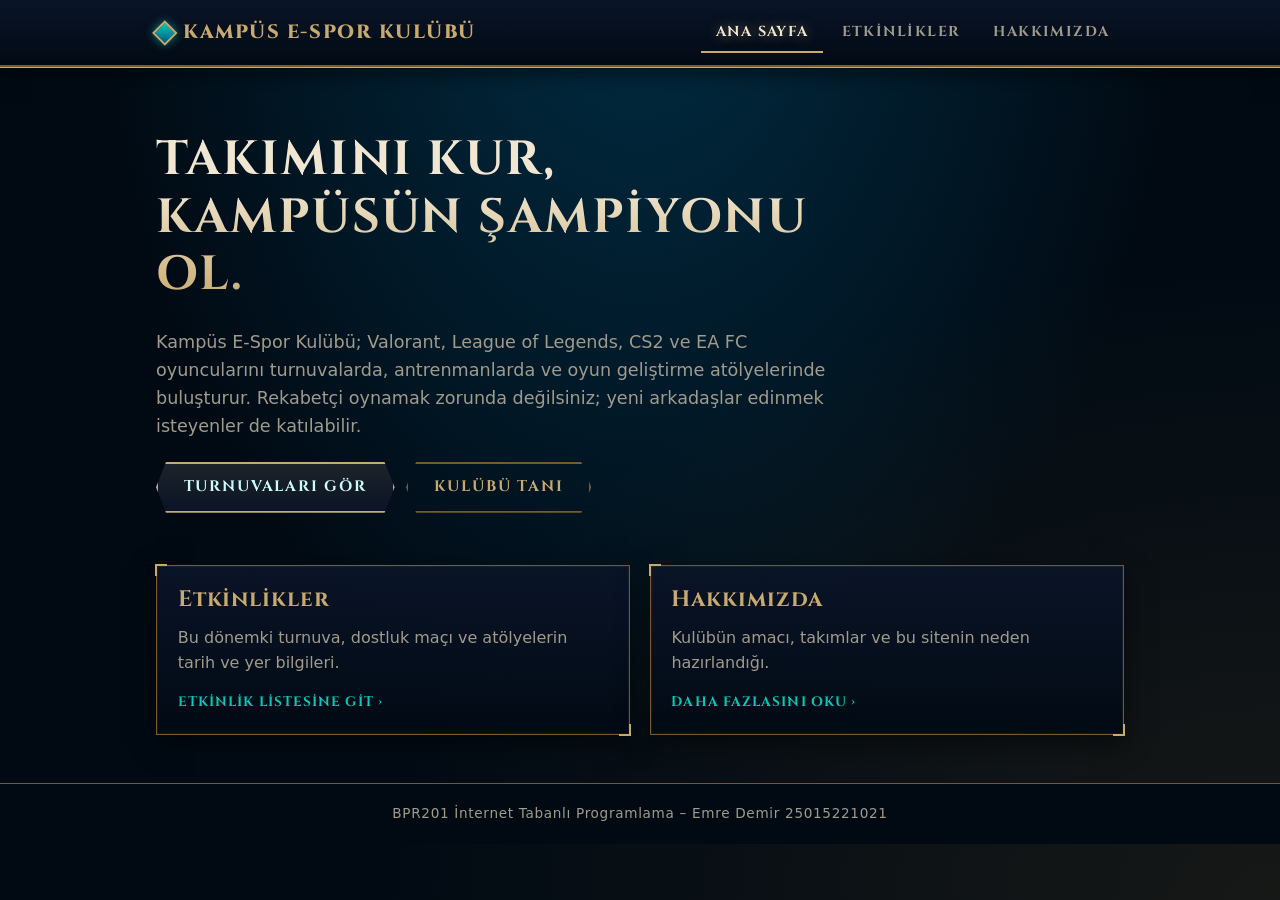
<file: index.html>
<!DOCTYPE html>
<html lang="tr">
<head>
<meta charset="UTF-8">
<meta name="viewport" content="width=device-width, initial-scale=1">
<title>Ana Sayfa | Kampüs E-Spor Kulübü</title>
<link rel="stylesheet" href="style.css">
</head>
<body>
<header class="ust"><div class="ust-ic">
<a class="logo" href="index.html">Kampüs E-Spor Kulübü</a>
<nav aria-label="Ana menü"><ul>
<li><a href="index.html" aria-current="page">Ana Sayfa</a></li>
<li><a href="etkinlikler.html">Etkinlikler</a></li>
<li><a href="hakkimizda.html">Hakkımızda</a></li>
</ul></nav></div></header>
<main>
<section class="giris">
<h1>Takımını kur, kampüsün şampiyonu ol.</h1>
<p>Kampüs E-Spor Kulübü; Valorant, League of Legends, CS2 ve EA FC oyuncularını turnuvalarda, antrenmanlarda ve oyun geliştirme atölyelerinde buluşturur. Rekabetçi oynamak zorunda değilsiniz; yeni arkadaşlar edinmek isteyenler de katılabilir.</p>
<a class="dugme" href="etkinlikler.html">Turnuvaları gör</a>
<a class="dugme ikincil" href="hakkimizda.html">Kulübü tanı</a>
</section>
<section class="yonlendirme" aria-label="Sayfalar">
<div class="panel"><h2>Etkinlikler</h2><p>Bu dönemki turnuva, dostluk maçı ve atölyelerin tarih ve yer bilgileri.</p><a href="etkinlikler.html">Etkinlik listesine git</a></div>
<div class="panel"><h2>Hakkımızda</h2><p>Kulübün amacı, takımlar ve bu sitenin neden hazırlandığı.</p><a href="hakkimizda.html">Daha fazlasını oku</a></div>
</section>
</main>
<footer class="alt">BPR201 İnternet Tabanlı Programlama – Emre Demir 25015221021</footer>
<script src="script.js"></script></body></html>
</file>
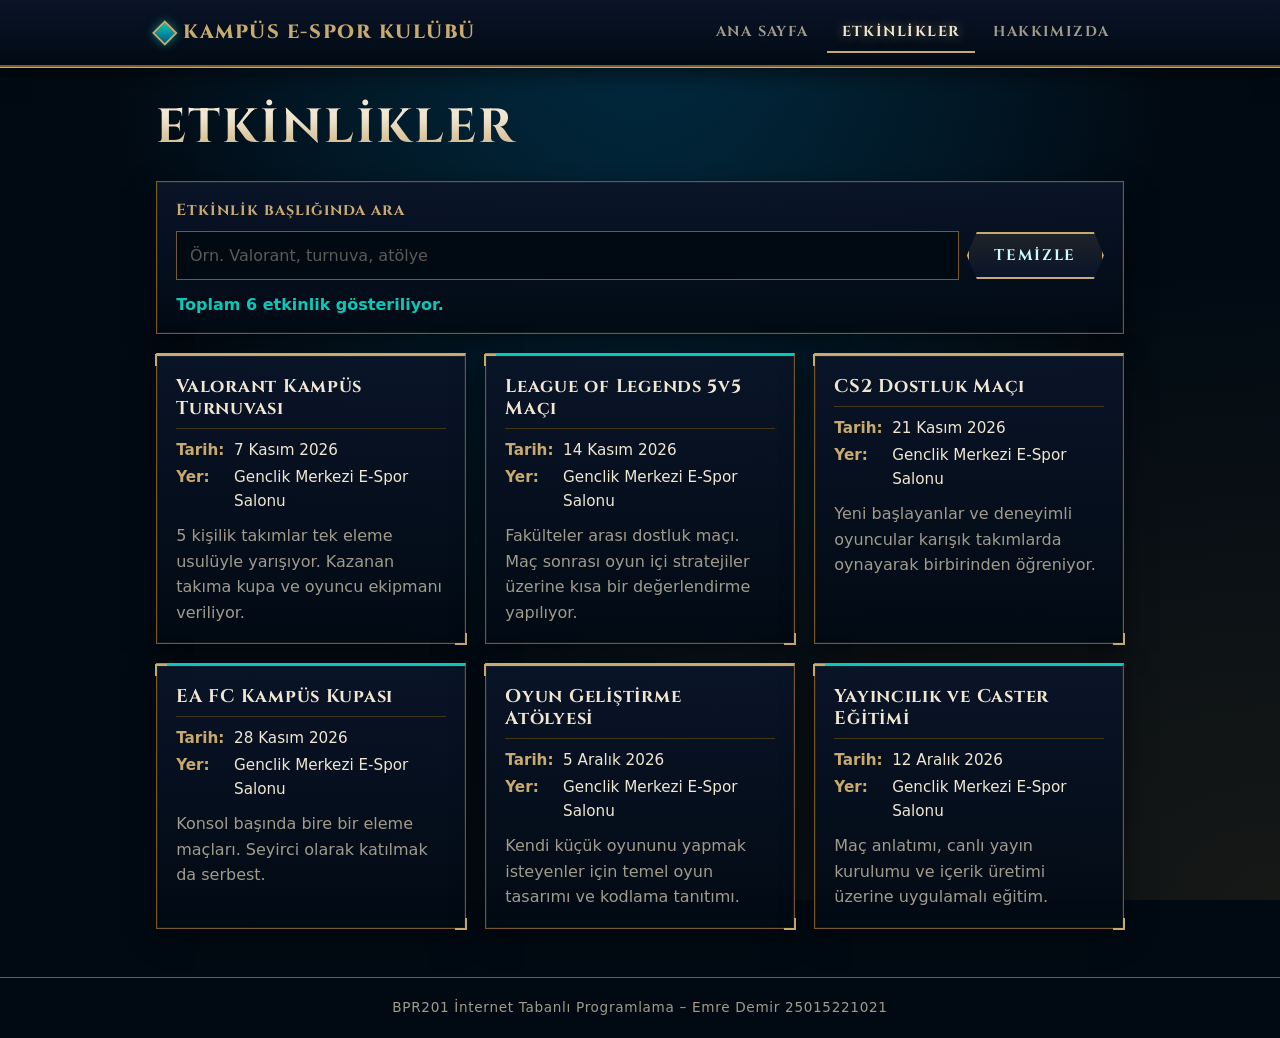
<file: etkinlikler.html>
<!DOCTYPE html>
<html lang="tr">
<head>
<meta charset="UTF-8">
<meta name="viewport" content="width=device-width, initial-scale=1">
<title>Etkinlikler | Kampüs E-Spor Kulübü</title>
<link rel="stylesheet" href="style.css">
</head>
<body>
<header class="ust"><div class="ust-ic">
<a class="logo" href="index.html">Kampüs E-Spor Kulübü</a>
<nav aria-label="Ana menü"><ul>
<li><a href="index.html">Ana Sayfa</a></li>
<li><a href="etkinlikler.html" aria-current="page">Etkinlikler</a></li>
<li><a href="hakkimizda.html">Hakkımızda</a></li>
</ul></nav></div></header>
<main>
<h1>Etkinlikler</h1>
<section class="arama" aria-label="Etkinlik arama">
<label for="arama-kutusu">Etkinlik başlığında ara</label>
<div class="arama-satir">
<input type="text" id="arama-kutusu" placeholder="Örn. Valorant, turnuva, atölye" autocomplete="off">
<button type="button" id="temizle" class="dugme">Temizle</button>
</div>
<p class="sayac" id="sayac" role="status" aria-live="polite"></p>
</section>
<p class="mesaj gizli" id="bos-mesaj" role="alert">Aramanızla eşleşen etkinlik bulunamadı. Başka bir kelime deneyin veya Temizle düğmesine basın.</p>
<ul class="kartlar" id="kartlar">
<li class="kart"><h3>Valorant Kampüs Turnuvası</h3><dl><dt>Tarih:</dt><dd>7 Kasım 2026</dd><dt>Yer:</dt><dd>Genclik Merkezi E-Spor Salonu</dd></dl><p>5 kişilik takımlar tek eleme usulüyle yarışıyor. Kazanan takıma kupa ve oyuncu ekipmanı veriliyor.</p></li>
<li class="kart"><h3>League of Legends 5v5 Maçı</h3><dl><dt>Tarih:</dt><dd>14 Kasım 2026</dd><dt>Yer:</dt><dd>Genclik Merkezi E-Spor Salonu</dd></dl><p>Fakülteler arası dostluk maçı. Maç sonrası oyun içi stratejiler üzerine kısa bir değerlendirme yapılıyor.</p></li>
<li class="kart"><h3>CS2 Dostluk Maçı</h3><dl><dt>Tarih:</dt><dd>21 Kasım 2026</dd><dt>Yer:</dt><dd>Genclik Merkezi E-Spor Salonu</dd></dl><p>Yeni başlayanlar ve deneyimli oyuncular karışık takımlarda oynayarak birbirinden öğreniyor.</p></li>
<li class="kart"><h3>EA FC Kampüs Kupası</h3><dl><dt>Tarih:</dt><dd>28 Kasım 2026</dd><dt>Yer:</dt><dd>Genclik Merkezi E-Spor Salonu</dd></dl><p>Konsol başında bire bir eleme maçları. Seyirci olarak katılmak da serbest.</p></li>
<li class="kart"><h3>Oyun Geliştirme Atölyesi</h3><dl><dt>Tarih:</dt><dd>5 Aralık 2026</dd><dt>Yer:</dt><dd>Genclik Merkezi E-Spor Salonu</dd></dl><p>Kendi küçük oyununu yapmak isteyenler için temel oyun tasarımı ve kodlama tanıtımı.</p></li>
<li class="kart"><h3>Yayıncılık ve Caster Eğitimi</h3><dl><dt>Tarih:</dt><dd>12 Aralık 2026</dd><dt>Yer:</dt><dd>Genclik Merkezi E-Spor Salonu</dd></dl><p>Maç anlatımı, canlı yayın kurulumu ve içerik üretimi üzerine uygulamalı eğitim.</p></li>
</ul>
</main>
<footer class="alt">BPR201 İnternet Tabanlı Programlama – Emre Demir 25015221021</footer>
<script src="script.js"></script></body></html>
</file>
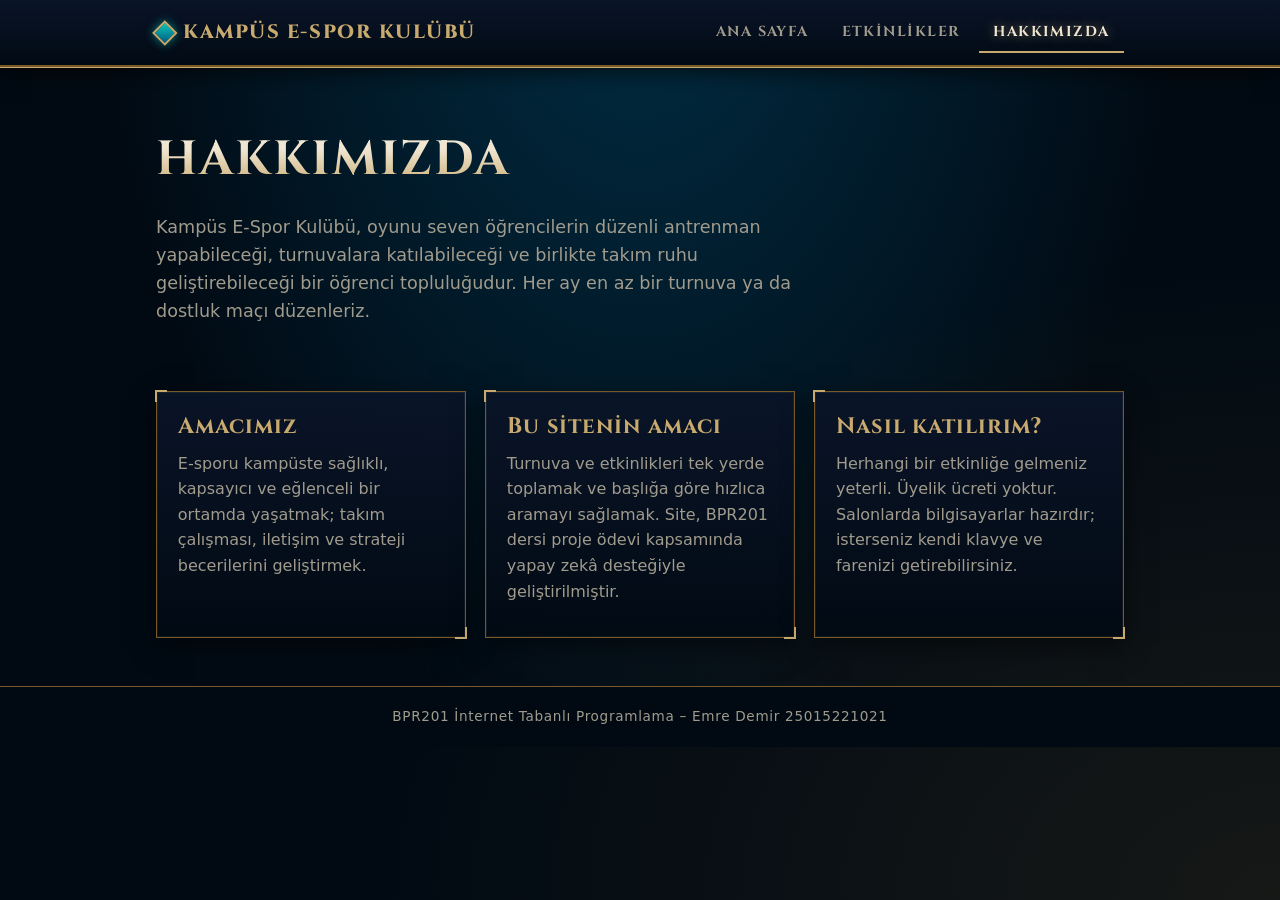
<file: hakkimizda.html>
<!DOCTYPE html>
<html lang="tr">
<head>
<meta charset="UTF-8">
<meta name="viewport" content="width=device-width, initial-scale=1">
<title>Hakkımızda | Kampüs E-Spor Kulübü</title>
<link rel="stylesheet" href="style.css">
</head>
<body>
<header class="ust"><div class="ust-ic">
<a class="logo" href="index.html">Kampüs E-Spor Kulübü</a>
<nav aria-label="Ana menü"><ul>
<li><a href="index.html">Ana Sayfa</a></li>
<li><a href="etkinlikler.html">Etkinlikler</a></li>
<li><a href="hakkimizda.html" aria-current="page">Hakkımızda</a></li>
</ul></nav></div></header>
<main>
<section class="giris">
<h1>Hakkımızda</h1>
<p>Kampüs E-Spor Kulübü, oyunu seven öğrencilerin düzenli antrenman yapabileceği, turnuvalara katılabileceği ve birlikte takım ruhu geliştirebileceği bir öğrenci topluluğudur. Her ay en az bir turnuva ya da dostluk maçı düzenleriz.</p>
</section>
<section class="yonlendirme">
<div class="panel"><h2>Amacımız</h2><p>E-sporu kampüste sağlıklı, kapsayıcı ve eğlenceli bir ortamda yaşatmak; takım çalışması, iletişim ve strateji becerilerini geliştirmek.</p></div>
<div class="panel"><h2>Bu sitenin amacı</h2><p>Turnuva ve etkinlikleri tek yerde toplamak ve başlığa göre hızlıca aramayı sağlamak. Site, BPR201 dersi proje ödevi kapsamında yapay zekâ desteğiyle geliştirilmiştir.</p></div>
<div class="panel"><h2>Nasıl katılırım?</h2><p>Herhangi bir etkinliğe gelmeniz yeterli. Üyelik ücreti yoktur. Salonlarda bilgisayarlar hazırdır; isterseniz kendi klavye ve farenizi getirebilirsiniz.</p></div>
</section>
</main>
<footer class="alt">BPR201 İnternet Tabanlı Programlama – Emre Demir 25015221021</footer>
<script src="script.js"></script></body></html>
</file>
<file: style.css>
@import url("https://fonts.googleapis.com/css2?family=Cinzel:wght@600;700;800&display=swap");

:root{
  --zemin:#010a13; --yuzey:#0a1428; --yuzey2:#091428; --yazi:#f0e6d2; --soluk:#a09b8c;
  --altin:#c8aa6e; --altin-acik:#f0e6d2; --altin-koyu:#785a28;
  --mavi:#0ac8b9; --mavi-koyu:#005a82; --cizgi:#463714; --hata:#ff8fa3;
  --baslik:"Cinzel","Trajan Pro",Georgia,"Times New Roman",serif;
}
*,*::before,*::after{box-sizing:border-box}
body{
  margin:0;font-family:"Segoe UI",system-ui,-apple-system,Arial,sans-serif;color:var(--yazi);line-height:1.6;overflow-wrap:anywhere;
  background:
    radial-gradient(ellipse at 50% -10%,rgba(0,90,130,.45),transparent 60%),
    radial-gradient(ellipse at 100% 100%,rgba(120,90,40,.18),transparent 50%),
    var(--zemin);
  background-attachment:fixed;min-height:100vh;
}
h1,h2,h3{font-family:var(--baslik);font-weight:700;line-height:1.2;margin:0 0 .5em;color:var(--altin-acik);letter-spacing:.04em}
h1{font-size:clamp(1.9rem,6vw,3rem);text-transform:uppercase;
  background:linear-gradient(180deg,#f0e6d2 30%,#c8aa6e 100%);-webkit-background-clip:text;background-clip:text;color:transparent}
h2{font-size:1.4rem;color:var(--altin)}
h3{font-size:1.15rem}
/* LoL eldiven imleci */
html{cursor:url("imlec.png") 4 2,auto}
a,button,.dugme,label[for]{cursor:url("imlec.png") 4 2,pointer}
input[type="text"]{cursor:text}
a{color:var(--mavi)}
a:hover{color:#5ef0e4}
:focus-visible{outline:2px solid var(--mavi);outline-offset:3px}

.ust{background:linear-gradient(180deg,#0a1428,#010a13);border-bottom:2px solid var(--altin-koyu);box-shadow:0 1px 0 var(--altin),0 6px 20px rgba(0,0,0,.6)}
.ust-ic{max-width:1000px;margin:0 auto;padding:.75rem 1rem;display:flex;flex-wrap:wrap;align-items:center;justify-content:space-between;gap:.5rem 1.5rem}
.logo{font-family:var(--baslik);font-weight:800;font-size:1.2rem;letter-spacing:.08em;text-transform:uppercase;color:var(--altin);text-decoration:none;display:flex;align-items:center;gap:.6rem}
.logo::before{content:"";width:1.1rem;height:1.1rem;border:2px solid var(--altin);transform:rotate(45deg);background:linear-gradient(135deg,var(--mavi),var(--mavi-koyu));box-shadow:0 0 10px rgba(10,200,185,.6)}
.logo:hover{color:var(--altin-acik)}
nav ul{list-style:none;margin:0;padding:0;display:flex;flex-wrap:wrap;gap:.25rem}
nav a{display:block;padding:.5rem .9rem;color:var(--soluk);text-decoration:none;font-family:var(--baslik);font-weight:700;font-size:.9rem;letter-spacing:.1em;text-transform:uppercase;border-bottom:2px solid transparent;transition:color .2s,border-color .2s}
nav a:hover{color:var(--altin-acik);border-bottom-color:var(--altin-koyu)}
nav a[aria-current="page"]{color:var(--altin-acik);border-bottom-color:var(--altin);text-shadow:0 0 12px rgba(200,170,110,.6)}

main{max-width:1000px;margin:0 auto;padding:2rem 1rem 3rem}
.giris{padding:2rem 0 1.5rem;max-width:42rem}
.giris p{font-size:1.1rem;color:var(--soluk)}

.dugme{
  display:inline-block;margin:.25rem .4rem .25rem 0;padding:.7rem 1.6rem;
  font-family:var(--baslik);font-weight:700;font-size:.95rem;letter-spacing:.12em;text-transform:uppercase;text-decoration:none;
  color:#cdfafa;background:linear-gradient(180deg,#1e2328,#0a1428);
  border:2px solid var(--altin);
  clip-path:polygon(10px 0,calc(100% - 10px) 0,100% 50%,calc(100% - 10px) 100%,10px 100%,0 50%);
  transition:filter .2s,color .2s;
}
.dugme:hover{color:#fff;background:linear-gradient(180deg,#0a323c,#005a82);filter:drop-shadow(0 0 8px rgba(10,200,185,.7))}
.dugme:focus-visible{outline:none;color:#fff;filter:drop-shadow(0 0 0 #0ac8b9) drop-shadow(0 0 6px #0ac8b9)}
.dugme.ikincil{color:var(--altin);background:transparent;border-color:var(--altin-koyu)}
.dugme.ikincil:hover{color:var(--altin-acik);background:rgba(200,170,110,.1)}

.panel,.arama,.kart{
  position:relative;
  background:linear-gradient(180deg,rgba(10,20,40,.95),rgba(1,10,19,.95));
  border:1px solid var(--altin-koyu);
  box-shadow:inset 0 0 0 1px rgba(200,170,110,.08),0 8px 24px rgba(0,0,0,.5);
}
.panel::before,.kart::before,.panel::after,.kart::after{
  content:"";position:absolute;width:12px;height:12px;border:2px solid var(--altin);pointer-events:none;
}
.panel::before,.kart::before{top:-2px;left:-2px;border-right:0;border-bottom:0}
.panel::after,.kart::after{bottom:-2px;right:-2px;border-left:0;border-top:0}

.yonlendirme{display:grid;grid-template-columns:repeat(auto-fit,minmax(240px,1fr));gap:1.2rem;margin-top:1.5rem}
.panel{padding:1.3rem;transition:border-color .2s}
.panel:hover{border-color:var(--altin)}
.panel p{margin:.25rem 0 .75rem;color:var(--soluk)}
.panel a{font-family:var(--baslik);font-weight:700;font-size:.85rem;letter-spacing:.08em;text-transform:uppercase;text-decoration:none}
.panel a::after{content:" ›"}

.arama{padding:1rem 1.2rem;margin-bottom:1.2rem}
.arama label{display:block;font-family:var(--baslik);font-weight:700;letter-spacing:.06em;color:var(--altin);margin-bottom:.5rem}
.arama-satir{display:flex;flex-wrap:wrap;gap:.5rem;align-items:center}
.arama input{flex:1 1 200px;min-width:0;padding:.65rem .8rem;font:inherit;border:1px solid var(--altin-koyu);background:#010a13;color:var(--yazi)}
.arama input::placeholder{color:#5b5a56}
.arama input:focus{border-color:var(--mavi);box-shadow:0 0 10px rgba(10,200,185,.35)}
.arama .dugme{margin:0}
.sayac{margin:.75rem 0 0;font-weight:700;color:var(--mavi)}
.mesaj{margin:1rem 0;padding:.9rem 1rem;border:1px solid #5e1a26;border-left:4px solid var(--hata);background:rgba(60,10,20,.5);color:var(--hata);font-weight:700}

.kartlar{list-style:none;margin:0;padding:0;display:grid;grid-template-columns:repeat(auto-fill,minmax(280px,1fr));gap:1.2rem}
.kart{padding:1.2rem 1.2rem 1.1rem;border-top:3px solid var(--altin);transition:transform .2s,box-shadow .2s,border-color .2s}
.kart:nth-child(even){border-top-color:var(--mavi)}
.kart:hover{transform:translateY(-3px);border-color:var(--altin);box-shadow:0 0 0 1px rgba(200,170,110,.3),0 12px 30px rgba(0,0,0,.6),0 0 20px rgba(200,170,110,.15)}
.kart h3{padding-bottom:.5rem;border-bottom:1px solid var(--cizgi)}
.kart dl{margin:.6rem 0;display:grid;grid-template-columns:auto 1fr;gap:.15rem .6rem;font-size:.95rem}
.kart dt{font-weight:700;color:var(--altin)}
.kart dd{margin:0}
.kart p{margin:.5rem 0 0;color:var(--soluk)}
.gizli{display:none !important}

.alt{border-top:1px solid var(--altin-koyu);background:#010a13;text-align:center;padding:1.2rem 1rem;color:var(--soluk);font-size:.85rem;letter-spacing:.05em}
@media (max-width:480px){
  .ust-ic{flex-direction:column;align-items:flex-start}
  .kartlar{grid-template-columns:1fr}
}
@media (prefers-reduced-motion:reduce){
  *{transition:none !important}
  .kart:hover{transform:none}
}
</file>
